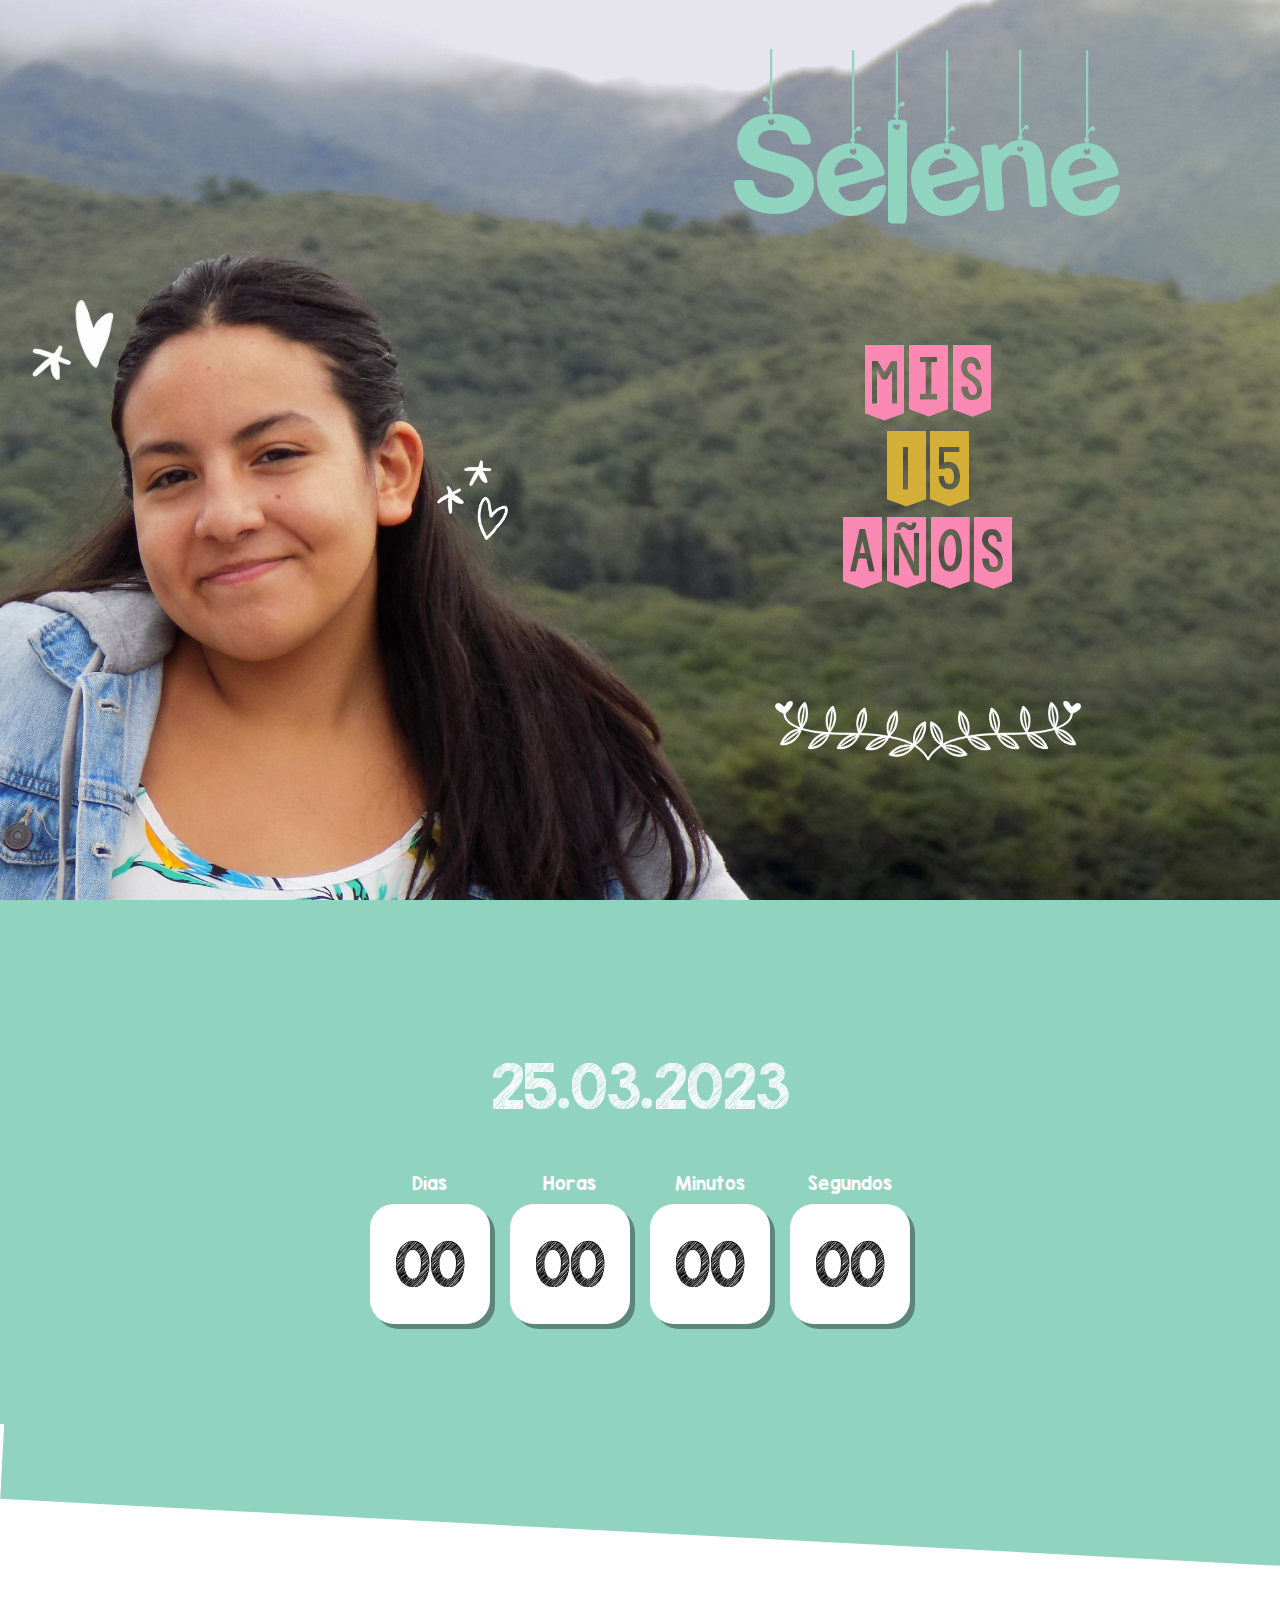
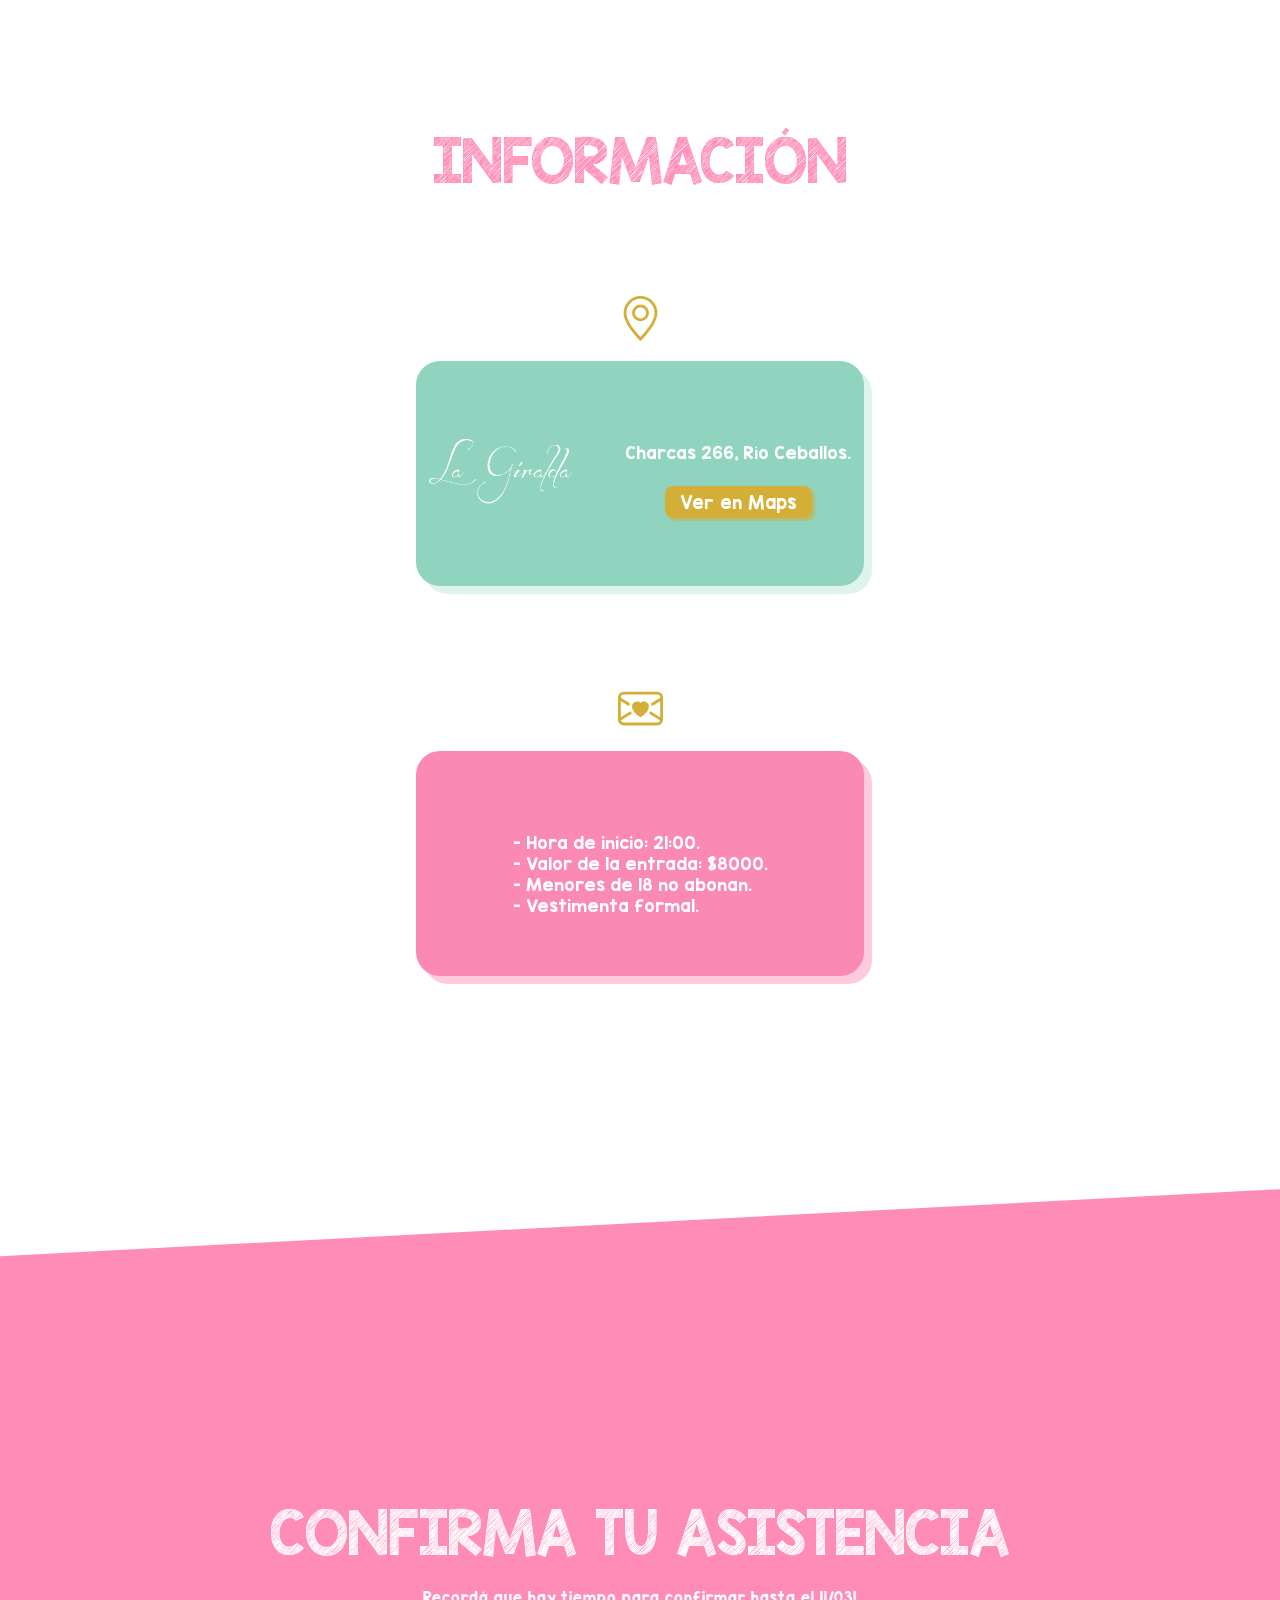
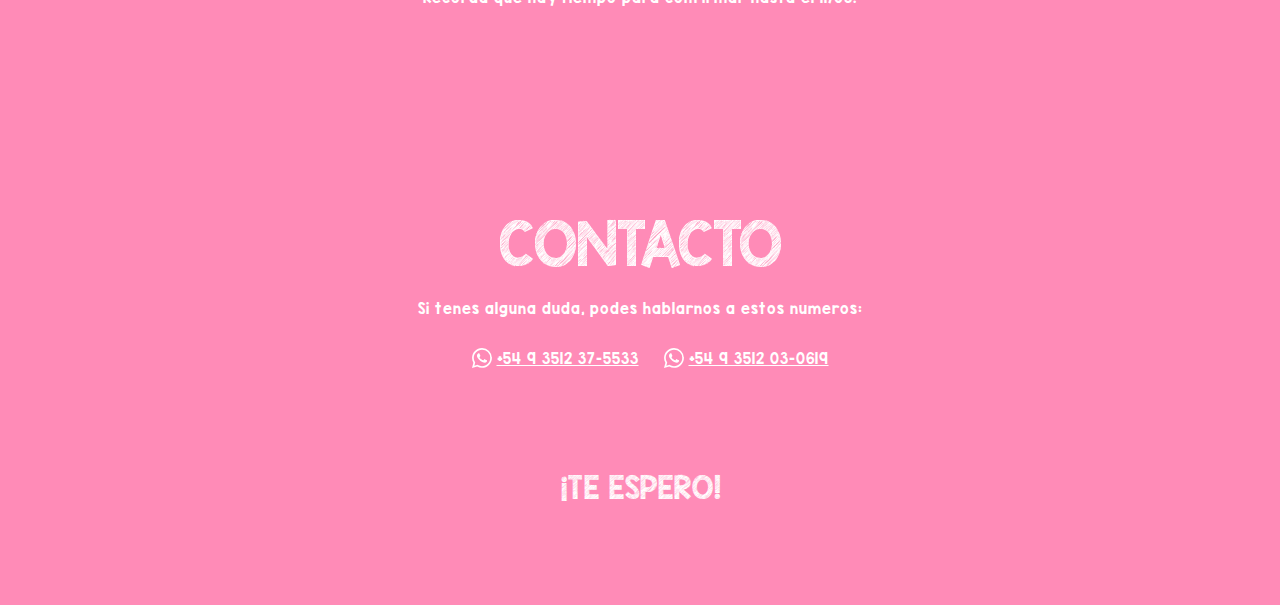
<file: index.html>
<!DOCTYPE html>
<html lang="en">

<head>
    <meta charset="UTF-8">
    <meta http-equiv="X-UA-Compatible" content="IE=edge">
    <meta name="viewport" content="width=device-width, initial-scale=1.0">
    <title>Mis 15 Sele</title>
    <link rel="stylesheet" href="./style.css">
    <link rel="stylesheet" href="https://cdnjs.cloudflare.com/ajax/libs/animate.css/4.1.1/animate.min.css" />
    <link rel="icon" href="./kisspng-birthday-cake-computer-icons-cinnamon-roll-food-cakes-vector-5ade5fd4ac82d1.3522440715245229647066.png">
</head>

<body>


    <div class="head">
        <div class="cont-width">
            <div class="cl-1">
                <img class="img1" src="./estrella 1.png" alt="">
                <img class="img2" src="./estrella 2.png" alt="">
            </div>
            <div class="cl-2">
                <h1 class="nameTitle">
                    Selene
                </h1>
                <img class="corona" height="20px" src="./s.png" alt="">
                <h2 class="misQuinc">
                    Mis <br><span> 15 </span><br> años
                </h2>
                <img class="alas" src="./alas.png" alt="">
            </div>
        </div>


    </div>

    <div id="counter" class="counter">
        <h1 class="date-bt">25.03.2023</h1>


        <div class="titles">
            <h4 class="label">Días</h4>
            <h4 class="label">Horas</h4>
            <h4 class="label">Minutos</h4>
            <h4 class="label">Segundos</h4>
        </div>
        <div class="timer">
          
        </div>
    </div>


    <div class="overflow-mobile">
    <div class="triangle-cian"></div>
    </div>
    <div class="ubication">
        <h1 class="title-ubi">INFORMACIÓN</h1>
        <svg xmlns="http://www.w3.org/2000/svg" width="45" height="45" fill="currentColor" class="bi bi-geo-alt" viewBox="0 0 16 16">
            <path d="M12.166 8.94c-.524 1.062-1.234 2.12-1.96 3.07A31.493 31.493 0 0 1 8 14.58a31.481 31.481 0 0 1-2.206-2.57c-.726-.95-1.436-2.008-1.96-3.07C3.304 7.867 3 6.862 3 6a5 5 0 0 1 10 0c0 .862-.305 1.867-.834 2.94zM8 16s6-5.686 6-10A6 6 0 0 0 2 6c0 4.314 6 10 6 10z"/>
            <path d="M8 8a2 2 0 1 1 0-4 2 2 0 0 1 0 4zm0 1a3 3 0 1 0 0-6 3 3 0 0 0 0 6z"/>
          </svg>
        <div class="box-tarjeta">
            <div class="card-top">
                <img class="icon-lagiralda" src="./lagiralda.png" alt="">
            </div>
            <div class="card-bottom">
                <div class="icon-text">
                    
                    <h4 class="ubi-text">Charcas 266, Río Ceballos.</h4>
                    
                  <br>  
                </div>

                <a class="maps" href="https://www.google.com/maps/dir//Charcas+266,+X5111+R%C3%ADo+Ceballos,+C%C3%B3rdoba/@-31.1573564,-64.3887655,12z/data=!4m8!4m7!1m0!1m5!1m1!1s0x943281c6a31fe055:0x90048e41b0ebfa25!2m2!1d-64.3187253!2d-31.1573754" >Ver en Maps</a>
            </div>
           
        </div>
        <svg xmlns="http://www.w3.org/2000/svg" width="45" height="45" fill="currentColor" class="bi bi-envelope-heart" viewBox="0 0 16 16">
            <path fill-rule="evenodd" d="M0 4a2 2 0 0 1 2-2h12a2 2 0 0 1 2 2v8a2 2 0 0 1-2 2H2a2 2 0 0 1-2-2V4Zm2-1a1 1 0 0 0-1 1v.217l3.235 1.94a2.76 2.76 0 0 0-.233 1.027L1 5.384v5.721l3.453-2.124c.146.277.329.556.55.835l-3.97 2.443A1 1 0 0 0 2 13h12a1 1 0 0 0 .966-.741l-3.968-2.442c.22-.28.403-.56.55-.836L15 11.105V5.383l-3.002 1.801a2.76 2.76 0 0 0-.233-1.026L15 4.217V4a1 1 0 0 0-1-1H2Zm6 2.993c1.664-1.711 5.825 1.283 0 5.132-5.825-3.85-1.664-6.843 0-5.132Z"/>
          </svg>

          <div class="box-tarjeta b2">
            
   

            <h3 class="info">
                <br>- Hora de inicio: 21:00.
                <br>- Valor de la entrada: $8000.
                <br>- Menores de 18 no abonan.
                <br>- Vestimenta formal.
                
            </h3>
          </div>
   
    </div>
    
    <div class="overflow-mobile">
        <div class="triangle-pink"></div>
    </div>
    <div class="confirm">
        <h1 class="title-confirma">CONFIRMA TU ASISTENCIA</h1>

        <h4 class="text-contac">Recordá que hay tiempo para confirmar hasta el 11/03!</h4>
        <div id="form">
            <input class="inputForm" type="text" name="" id="nombre" placeholder="Nombre/s completo/s">
            <select class="inputForm" id="option">
                <option value="voy">Si, voy</option>
                <option value="Novoy">No puedo.</option>

                
            </select>

            <button id="enviar" onclick="enviar()">Enviar!</button>

           <div id="link" class="noVisible"></div>
        </div>


        <h1 class="title-confirma">CONTACTO</h1>
        <h4 class="text-contac">Si tenes alguna duda, podes hablarnos a estos numeros:</h4>


        <div class="linkWsp">
            <svg xmlns="http://www.w3.org/2000/svg" width="20" height="20" fill="currentColor" class="bi bi-whatsapp" viewBox="0 0 16 16">
                <path d="M13.601 2.326A7.854 7.854 0 0 0 7.994 0C3.627 0 .068 3.558.064 7.926c0 1.399.366 2.76 1.057 3.965L0 16l4.204-1.102a7.933 7.933 0 0 0 3.79.965h.004c4.368 0 7.926-3.558 7.93-7.93A7.898 7.898 0 0 0 13.6 2.326zM7.994 14.521a6.573 6.573 0 0 1-3.356-.92l-.24-.144-2.494.654.666-2.433-.156-.251a6.56 6.56 0 0 1-1.007-3.505c0-3.626 2.957-6.584 6.591-6.584a6.56 6.56 0 0 1 4.66 1.931 6.557 6.557 0 0 1 1.928 4.66c-.004 3.639-2.961 6.592-6.592 6.592zm3.615-4.934c-.197-.099-1.17-.578-1.353-.646-.182-.065-.315-.099-.445.099-.133.197-.513.646-.627.775-.114.133-.232.148-.43.05-.197-.1-.836-.308-1.592-.985-.59-.525-.985-1.175-1.103-1.372-.114-.198-.011-.304.088-.403.087-.088.197-.232.296-.346.1-.114.133-.198.198-.33.065-.134.034-.248-.015-.347-.05-.099-.445-1.076-.612-1.47-.16-.389-.323-.335-.445-.34-.114-.007-.247-.007-.38-.007a.729.729 0 0 0-.529.247c-.182.198-.691.677-.691 1.654 0 .977.71 1.916.81 2.049.098.133 1.394 2.132 3.383 2.992.47.205.84.326 1.129.418.475.152.904.129 1.246.08.38-.058 1.171-.48 1.338-.943.164-.464.164-.86.114-.943-.049-.084-.182-.133-.38-.232z"/>
              </svg>
              <a  href="">+54 9 3512 37-5533</a>
              <svg xmlns="http://www.w3.org/2000/svg" width="20" height="20" fill="currentColor" class="bi bi-whatsapp" viewBox="0 0 16 16">
                <path d="M13.601 2.326A7.854 7.854 0 0 0 7.994 0C3.627 0 .068 3.558.064 7.926c0 1.399.366 2.76 1.057 3.965L0 16l4.204-1.102a7.933 7.933 0 0 0 3.79.965h.004c4.368 0 7.926-3.558 7.93-7.93A7.898 7.898 0 0 0 13.6 2.326zM7.994 14.521a6.573 6.573 0 0 1-3.356-.92l-.24-.144-2.494.654.666-2.433-.156-.251a6.56 6.56 0 0 1-1.007-3.505c0-3.626 2.957-6.584 6.591-6.584a6.56 6.56 0 0 1 4.66 1.931 6.557 6.557 0 0 1 1.928 4.66c-.004 3.639-2.961 6.592-6.592 6.592zm3.615-4.934c-.197-.099-1.17-.578-1.353-.646-.182-.065-.315-.099-.445.099-.133.197-.513.646-.627.775-.114.133-.232.148-.43.05-.197-.1-.836-.308-1.592-.985-.59-.525-.985-1.175-1.103-1.372-.114-.198-.011-.304.088-.403.087-.088.197-.232.296-.346.1-.114.133-.198.198-.33.065-.134.034-.248-.015-.347-.05-.099-.445-1.076-.612-1.47-.16-.389-.323-.335-.445-.34-.114-.007-.247-.007-.38-.007a.729.729 0 0 0-.529.247c-.182.198-.691.677-.691 1.654 0 .977.71 1.916.81 2.049.098.133 1.394 2.132 3.383 2.992.47.205.84.326 1.129.418.475.152.904.129 1.246.08.38-.058 1.171-.48 1.338-.943.164-.464.164-.86.114-.943-.049-.084-.182-.133-.38-.232z"/>
              </svg><a href="">+54 9 3512 03-0619</a> 
        </div>


       <!-- <div class="linkWsp">  </div>   <a class="linkWsp" href="">-->

        <h2 class="text-fin">¡TE ESPERO!</h2>
    </div>


    <script src="./res/simplyCountdown.js-develop/simplyCountdown.js-develop/dist/simplyCountdown.min.js"></script>
    <script src="./index.js"></script>
</body>

</html>
</file>
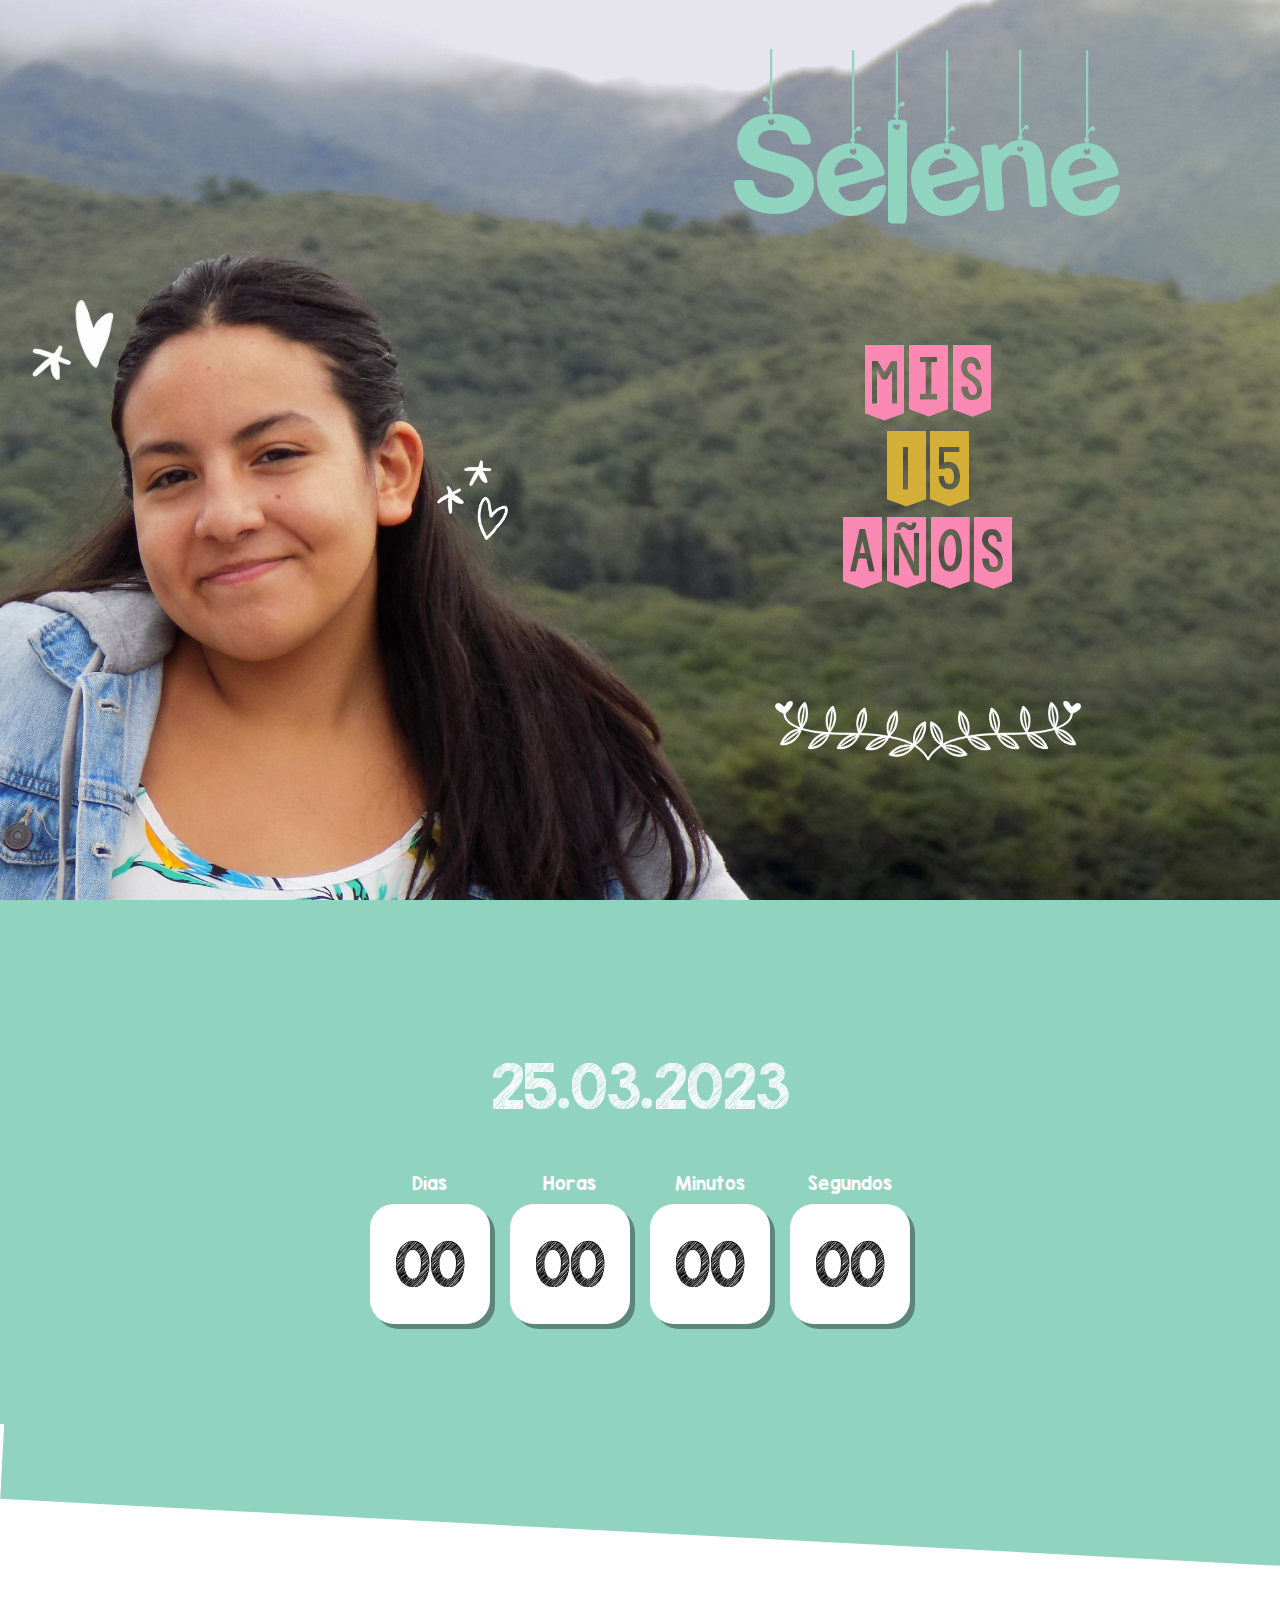
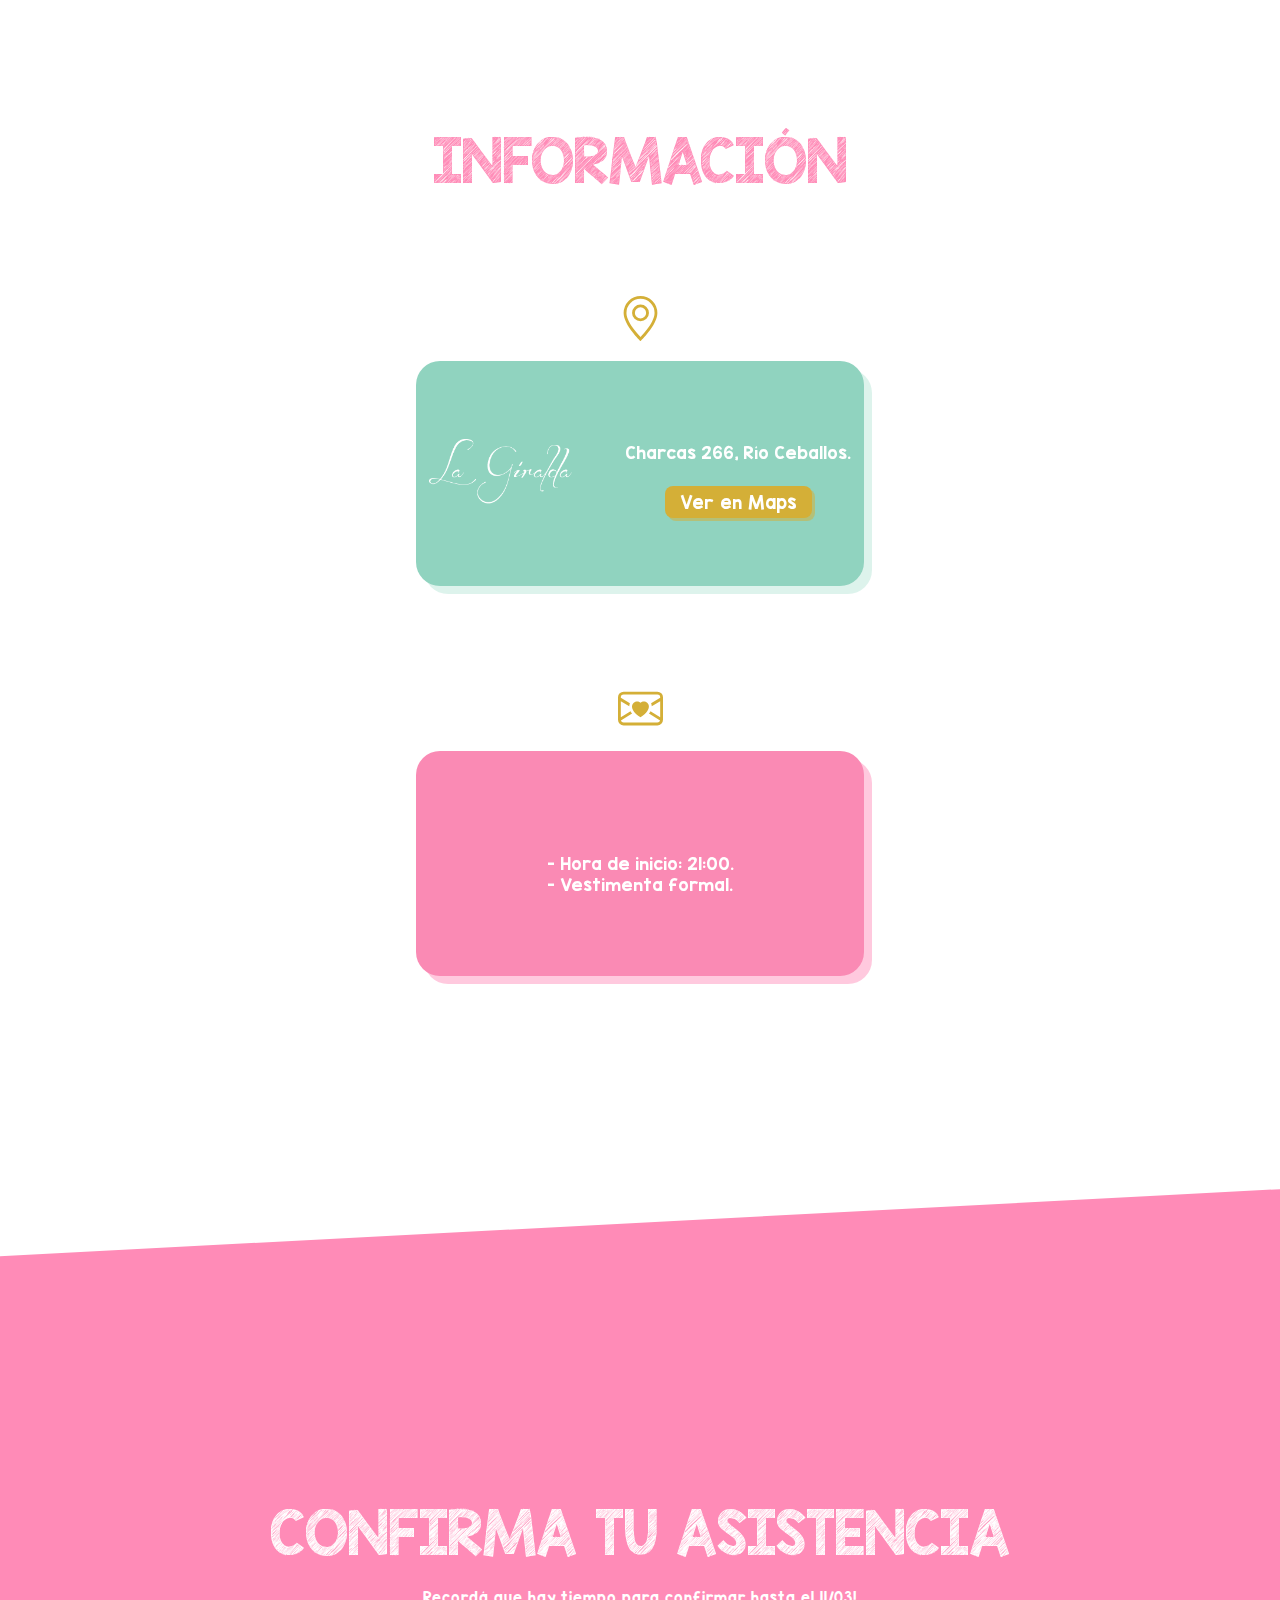
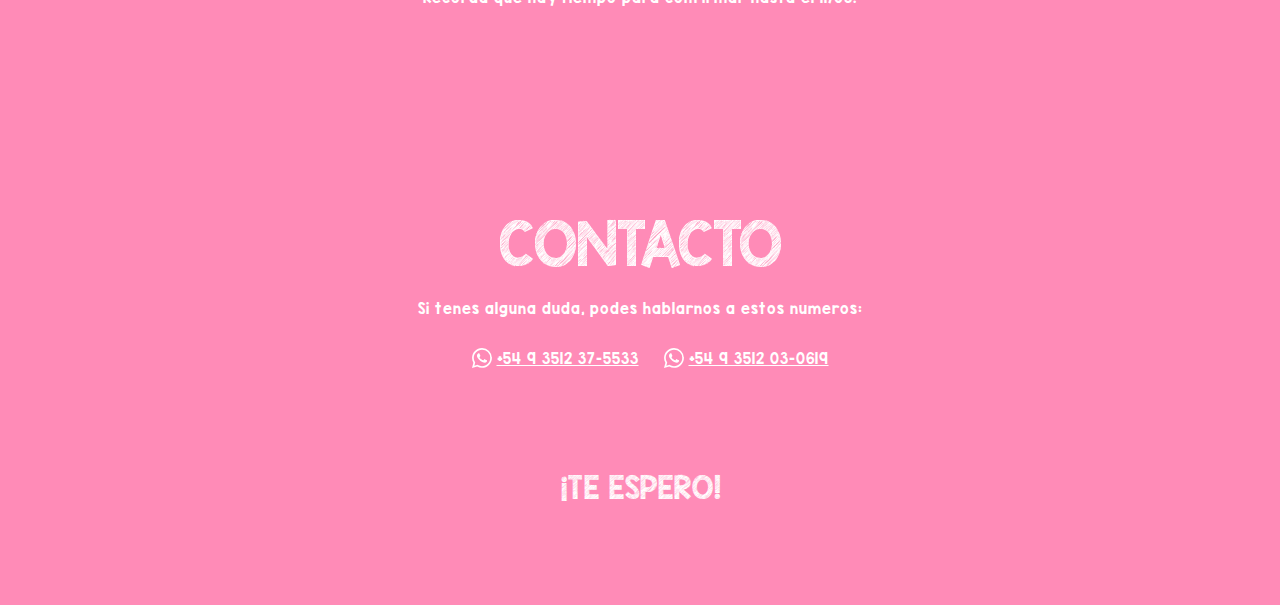
<file: amigos.html>
<!DOCTYPE html>
<html lang="en">

<head>
    <meta charset="UTF-8">
    <meta http-equiv="X-UA-Compatible" content="IE=edge">
    <meta name="viewport" content="width=device-width, initial-scale=1.0">
    <title>Mis 15 Sele</title>
    <link rel="stylesheet" href="./style.css">
    <link rel="stylesheet" href="https://cdnjs.cloudflare.com/ajax/libs/animate.css/4.1.1/animate.min.css" />
    <link rel="icon" href="./kisspng-birthday-cake-computer-icons-cinnamon-roll-food-cakes-vector-5ade5fd4ac82d1.3522440715245229647066.png">
</head>

<body>


    <div class="head">
        <div class="cont-width">
            <div class="cl-1">
                <img class="img1" src="./estrella 1.png" alt="">
                <img class="img2" src="./estrella 2.png" alt="">
            </div>
            <div class="cl-2">
                <h1 class="nameTitle">
                    Selene
                </h1>
                <img class="corona" height="20px" src="./s.png" alt="">
                <h2 class="misQuinc">
                    Mis <br><span> 15 </span><br> años
                </h2>
                <img class="alas" src="./alas.png" alt="">
            </div>
        </div>


    </div>

    <div id="counter" class="counter">
        <h1 class="date-bt">25.03.2023</h1>


        <div class="titles">
            <h4 class="label">Días</h4>
            <h4 class="label">Horas</h4>
            <h4 class="label">Minutos</h4>
            <h4 class="label">Segundos</h4>
        </div>
        <div class="timer">
          
        </div>
    </div>


    <div class="overflow-mobile">
    <div class="triangle-cian"></div>
    </div>
    <div class="ubication">
        <h1 class="title-ubi">INFORMACIÓN</h1>
        <svg xmlns="http://www.w3.org/2000/svg" width="45" height="45" fill="currentColor" class="bi bi-geo-alt" viewBox="0 0 16 16">
            <path d="M12.166 8.94c-.524 1.062-1.234 2.12-1.96 3.07A31.493 31.493 0 0 1 8 14.58a31.481 31.481 0 0 1-2.206-2.57c-.726-.95-1.436-2.008-1.96-3.07C3.304 7.867 3 6.862 3 6a5 5 0 0 1 10 0c0 .862-.305 1.867-.834 2.94zM8 16s6-5.686 6-10A6 6 0 0 0 2 6c0 4.314 6 10 6 10z"/>
            <path d="M8 8a2 2 0 1 1 0-4 2 2 0 0 1 0 4zm0 1a3 3 0 1 0 0-6 3 3 0 0 0 0 6z"/>
          </svg>
        <div class="box-tarjeta">
            <div class="card-top">
                <img class="icon-lagiralda" src="./lagiralda.png" alt="">
            </div>
            <div class="card-bottom">
                <div class="icon-text">
                    
                    <h4 class="ubi-text">Charcas 266, Río Ceballos.</h4>
                    
                  <br>  
                </div>

                <a class="maps" href="https://www.google.com/maps/dir//Charcas+266,+X5111+R%C3%ADo+Ceballos,+C%C3%B3rdoba/@-31.1573564,-64.3887655,12z/data=!4m8!4m7!1m0!1m5!1m1!1s0x943281c6a31fe055:0x90048e41b0ebfa25!2m2!1d-64.3187253!2d-31.1573754" >Ver en Maps</a>
            </div>
           
        </div>
        <svg xmlns="http://www.w3.org/2000/svg" width="45" height="45" fill="currentColor" class="bi bi-envelope-heart" viewBox="0 0 16 16">
            <path fill-rule="evenodd" d="M0 4a2 2 0 0 1 2-2h12a2 2 0 0 1 2 2v8a2 2 0 0 1-2 2H2a2 2 0 0 1-2-2V4Zm2-1a1 1 0 0 0-1 1v.217l3.235 1.94a2.76 2.76 0 0 0-.233 1.027L1 5.384v5.721l3.453-2.124c.146.277.329.556.55.835l-3.97 2.443A1 1 0 0 0 2 13h12a1 1 0 0 0 .966-.741l-3.968-2.442c.22-.28.403-.56.55-.836L15 11.105V5.383l-3.002 1.801a2.76 2.76 0 0 0-.233-1.026L15 4.217V4a1 1 0 0 0-1-1H2Zm6 2.993c1.664-1.711 5.825 1.283 0 5.132-5.825-3.85-1.664-6.843 0-5.132Z"/>
          </svg>

          <div class="box-tarjeta b2">
            
            <h3 class="info">
                <br>- Hora de inicio: 21:00.
                <!-- <br>- Valor de la entrada: $8000. -->
                <!-- <br>- Menores de 18 no abonan. -->
                <br>- Vestimenta formal.
                
            </h3>
          </div>
   
    </div>
    
    <div class="overflow-mobile">
        <div class="triangle-pink"></div>
    </div>
    <div class="confirm">
        <h1 class="title-confirma">CONFIRMA TU ASISTENCIA</h1>

        <h4 class="text-contac">Recordá que hay tiempo para confirmar hasta el 11/03!</h4>
        <div id="form">
            <input class="inputForm" type="text" name="" id="nombre" placeholder="Nombre/s completo/s">
            <select class="inputForm" id="option">
                <option value="voy">Si, voy</option>
                <option value="Novoy">No puedo.</option>

                
            </select>

            <button id="enviar" onclick="enviar()">Enviar!</button>

           <div id="link" class="noVisible"></div>
        </div>


        <h1 class="title-confirma">CONTACTO</h1>
        <h4 class="text-contac">Si tenes alguna duda, podes hablarnos a estos numeros:</h4>


        <div class="linkWsp">
            <svg xmlns="http://www.w3.org/2000/svg" width="20" height="20" fill="currentColor" class="bi bi-whatsapp" viewBox="0 0 16 16">
                <path d="M13.601 2.326A7.854 7.854 0 0 0 7.994 0C3.627 0 .068 3.558.064 7.926c0 1.399.366 2.76 1.057 3.965L0 16l4.204-1.102a7.933 7.933 0 0 0 3.79.965h.004c4.368 0 7.926-3.558 7.93-7.93A7.898 7.898 0 0 0 13.6 2.326zM7.994 14.521a6.573 6.573 0 0 1-3.356-.92l-.24-.144-2.494.654.666-2.433-.156-.251a6.56 6.56 0 0 1-1.007-3.505c0-3.626 2.957-6.584 6.591-6.584a6.56 6.56 0 0 1 4.66 1.931 6.557 6.557 0 0 1 1.928 4.66c-.004 3.639-2.961 6.592-6.592 6.592zm3.615-4.934c-.197-.099-1.17-.578-1.353-.646-.182-.065-.315-.099-.445.099-.133.197-.513.646-.627.775-.114.133-.232.148-.43.05-.197-.1-.836-.308-1.592-.985-.59-.525-.985-1.175-1.103-1.372-.114-.198-.011-.304.088-.403.087-.088.197-.232.296-.346.1-.114.133-.198.198-.33.065-.134.034-.248-.015-.347-.05-.099-.445-1.076-.612-1.47-.16-.389-.323-.335-.445-.34-.114-.007-.247-.007-.38-.007a.729.729 0 0 0-.529.247c-.182.198-.691.677-.691 1.654 0 .977.71 1.916.81 2.049.098.133 1.394 2.132 3.383 2.992.47.205.84.326 1.129.418.475.152.904.129 1.246.08.38-.058 1.171-.48 1.338-.943.164-.464.164-.86.114-.943-.049-.084-.182-.133-.38-.232z"/>
              </svg>
              <a  href="">+54 9 3512 37-5533</a>
              <svg xmlns="http://www.w3.org/2000/svg" width="20" height="20" fill="currentColor" class="bi bi-whatsapp" viewBox="0 0 16 16">
                <path d="M13.601 2.326A7.854 7.854 0 0 0 7.994 0C3.627 0 .068 3.558.064 7.926c0 1.399.366 2.76 1.057 3.965L0 16l4.204-1.102a7.933 7.933 0 0 0 3.79.965h.004c4.368 0 7.926-3.558 7.93-7.93A7.898 7.898 0 0 0 13.6 2.326zM7.994 14.521a6.573 6.573 0 0 1-3.356-.92l-.24-.144-2.494.654.666-2.433-.156-.251a6.56 6.56 0 0 1-1.007-3.505c0-3.626 2.957-6.584 6.591-6.584a6.56 6.56 0 0 1 4.66 1.931 6.557 6.557 0 0 1 1.928 4.66c-.004 3.639-2.961 6.592-6.592 6.592zm3.615-4.934c-.197-.099-1.17-.578-1.353-.646-.182-.065-.315-.099-.445.099-.133.197-.513.646-.627.775-.114.133-.232.148-.43.05-.197-.1-.836-.308-1.592-.985-.59-.525-.985-1.175-1.103-1.372-.114-.198-.011-.304.088-.403.087-.088.197-.232.296-.346.1-.114.133-.198.198-.33.065-.134.034-.248-.015-.347-.05-.099-.445-1.076-.612-1.47-.16-.389-.323-.335-.445-.34-.114-.007-.247-.007-.38-.007a.729.729 0 0 0-.529.247c-.182.198-.691.677-.691 1.654 0 .977.71 1.916.81 2.049.098.133 1.394 2.132 3.383 2.992.47.205.84.326 1.129.418.475.152.904.129 1.246.08.38-.058 1.171-.48 1.338-.943.164-.464.164-.86.114-.943-.049-.084-.182-.133-.38-.232z"/>
              </svg><a href="">+54 9 3512 03-0619</a> 
        </div>


       <!-- <div class="linkWsp">  </div>   <a class="linkWsp" href="">-->

        <h2 class="text-fin">¡TE ESPERO!</h2>
    </div>


    <script src="./res/simplyCountdown.js-develop/simplyCountdown.js-develop/dist/simplyCountdown.min.js"></script>
    <script src="./index.js"></script>
</body>

</html>
</file>
<file: style.css>
*{
    margin: 0;
    padding: 0;
    box-sizing: 0;
}

body{
    overflow-x: hidden;
}

@font-face {
    font-family: cards;
    src: url(./font/kg_chasing_cars/KGChasingCars.ttf);
}

@font-face {
    font-family: floatTxt;
    src: url(./font/hanging_letters/Hanged\ Letters.ttf);
}

@font-face {
    font-family: kgSketch;
    src: url(./font/kg_blank_space/KGBlankSpaceSketch.ttf);
}

@font-face {
    font-family: kgSpace;
    src: url(./font/kg_blank_space/KGBlankSpaceSolid.ttf);
}

@font-face {
    font-family: futura;
    src: url(./font/futura/Futura\ Book\ font.ttf);
}
.nameTitle{
    font-family: floatTxt;
    color: #90d3bf;
    text-align: center;
    font-size: 12vw;
    letter-spacing: 0px;
    font-weight: 100;
    animation: fadeUp 700ms ease-in-out;
}


@keyframes fadeUp {
    from{
        opacity: 0;
        transform: translateY(-25px);
    }
}

.misQuinc{
    font-family: cards;
    color: #fa8ab4 ;
    font-size: 7vw;
    margin-bottom: 30px;
    text-align: center;
    letter-spacing: 1px;
    font-weight: 100;
    animation: fade 2s ease;
}

.misQuinc span{
    color: #d4af37;
}


@keyframes fade {
    from{
        opacity: 0;
    }
}

.head{
    background-image: url(./DSCN0046.JPG);
    height: 100vh;
    display: flex;
    justify-content: space-between;
    padding: 0;
    background-size: cover;
    background-position: center;
    width: 100%;
    background-attachment: fixed;
}

.cont-width{
    width: 100%;
    display: flex;
    justify-content: center;
}

.cl-1{
    width: 45vw;
    height: 100vh;
    display: flex;
    justify-content: space-between ;
    align-items: center;
}

.cl-2{
    width: 50vw;
    height: 100vh;
    display: flex;
    flex-direction: column;
    justify-content: space-evenly;
    align-items: center;
}

.img1{
    height: 80px;
    margin-top: -220px;
    animation: fade 1200ms ease;
}

.img2{
    height: 80px;
    margin-right: 100px;
    margin-top: 100px;
    animation: fade 1200ms ease;
}

.alas{
    height: 60px;
    margin-bottom: 60px;
    animation: fade 1200ms ease;
}



.counter{
    height: auto;
    padding-top: 150px;
    padding-bottom: 100px;
    display: flex;
    flex-direction: column;
    justify-content: center;
    align-items: center;
    background-color: #90d3bf;
    z-index: 2;
}

.timer{
    display: flex;
    flex-direction: row;
    align-items: center;
    justify-content: center;
    gap: 20px;
}

.simply-section{
    height: 120px;
    width: 120px;
    background-color: white;
    font-family: kgSketch;
    font-weight: 100;
    display: flex;
    justify-content: center;
    align-items: center;
    color: black;
    font-size: 50px;
    z-index: 2;
    border-radius: 24px;
    filter: drop-shadow(5px 5px rgba(0, 0, 0, 0.363));
}

.titles{
    display: flex;
    flex-direction: row;
    justify-content: center;
    align-items: center;
    gap: 20px;
    margin-top: 50px;
    margin-bottom: 10px;
}

.label{
    width: 120px;
    display: flex;
    justify-content: center;
    color: white;
    font-family: kgSpace;
    font-weight: 100;
}

.date-bt{
    color: white;
    font-family: kgSketch;
    font-weight: 100;
    font-size: 4vw;
}

.triangle-cian{
    height: 200px;
    width: 120%;
    background-color: #90d3bf;
    transform: rotate(3deg) translateY(-85px);
    overflow: hidden;
    z-index: 0;
}



.ubication{
    padding-top: 100px;
    margin-bottom: 120px;
    background-color: transparent;
    display: flex;
    flex-direction: column;
    justify-content: center;
    align-items: center;
    z-index: 1 !important;
    background-color: rgb(255, 255, 255);
}

.triangle-pink{
    height: 200px;
    width: 120%;
    background-color: #ff8bb7;
    transform: rotate(-3deg) translateY(120px) translateX(-20px);
    overflow: hidden;
    z-index: 5 !important;
}

.title-ubi{
    color: #ff8bb7;
    font-family: kgSketch;
    font-size: 4vw;
    font-weight: 100;
}

.info{
    font-family: kgSpace;
    font-weight: 100;
    font-size: 1.2vw;
    color: #ffffff;
    text-align: left;
}

.noVisible{
    opacity: 0;
}


.title-confirma{
    color: white;
    font-family: kgSketch;
    font-size: 4vw;
    font-weight: 100;
    text-align: center;
    padding-top: 200px;
}

.ubi-text{
    font-family: kgSpace;
    color:#ffffff;
    font-weight: 100;
    width: 100%;
    font-size: 1.2vw;
    line-height: 35px;
    margin-bottom: 3px;
}


.maps{
    background-color: #d4af37;
    color: rgb(255, 255, 255);
    font-family: kgSpace;
    font-weight: 100;
    padding: 5px;
    padding-left: 15px;
    padding-right: 15px;
    border-radius: 8px;
    text-decoration: none;
    filter: drop-shadow(3px 3px #d4af3785);
    transition: 300ms;
}


.overflow-mobile{
    overflow: hidden;
}


.confirm{
    height: auto;
    background-color: #ff8bb7;
}

.icon-lagiralda{
    height: 6vw;
}

#form{
    display: flex;
    justify-content: center;
    align-items: center;
    flex-direction: column;
    gap: 20px;
    margin-top: 50px;
}

.inputForm{
    background-color: white;
    border: 3px solid #edd78f;
    width: 15vw;
    height: 5vh;
    border-radius: 15px;
    padding-left: 10px;
    font-family: kgSpace;
   
}

.inputForm::placeholder{
    color: rgb(102, 102, 102);
}
 #option{
    width: 15vw;
    height: 6vh;
    padding-left: 10px;
}

#enviar{
    width: 6vw;
    border-radius: 20px;
    height: 4vh;
    cursor: pointer;
    font-family: kgSpace;
    border: 0px;
    background-color: #edd78f;
}

.box-tarjeta{
    height: 25vh; 
    width: 35vw;
    display: flex;
    justify-content: space-around;
    text-align: center;
    align-items: center;
    flex-direction: row;
    gap: 20px;
    background-color: #90d3bf;
    border-radius: 24px;
    filter: drop-shadow(8px 8px #6acaad3a);
}

svg{
    margin-top: 100px;
    margin-bottom: 20px;
    fill: #d4af37;
}

.text-contac{
    font-family: kgSpace;
    font-size: 1vw;
    font-weight: 100;
    color: white;
    text-decoration: none;
    text-align: center;
    margin-top: 20px;
}

.linkWsp svg{
    fill: white;
    margin: 0;
    margin-left: 20px;
}

.linkWsp{
    text-decoration: none;
    text-align: center;
    display: flex;
    flex-direction: row;
    width: 100%;
    justify-content: center;
    align-items: center;
    height: 20px;
    gap: 5px;
    margin-top: 30px;
}

.linkWsp a{
    font-size: 1vw;
    font-family: kgSpace;
    color: white;
    font-weight: 100;
}

.text-fin{
    font-size: 2vw;
    font-family: kgSketch;
    color: white;
    font-weight: 100;
    text-align: center;
    margin-top: 100px;
    padding-bottom: 100px;
}

.corona{
    display: none;
}

.b2{
    background-color: #fa8ab4;
    filter: drop-shadow(8px 8px #ff25793f);
}

@media (max-width:1000px) {

    .corona{
        display: block;
        height: 20px;
        margin-top: -20px;
        margin-bottom: -40px;
        transform: translateX(-4vw);
    }

    .misQuinc br{
        display: none;
    }

  
    .nameTitle{
        font-family: floatTxt;
        color: #90d3bf;
        text-align: center;
        font-size:28vw;
    }
    
    .misQuinc{
        font-family: cards;
        color: #fa8ab4 ;
        font-size: 15vw;
    }

    .head{
        background-image: url(./Mesa\ de\ trabajo\ 1.png);
        height: 92vh;
        display: flex;
        justify-content: space-between;
        align-items: flex-start;
        padding: 0;
        background-size: cover;
        background-position: top;
        width: 100%;
        background-attachment: scroll;
    }
    
    .cl-1, .img1, .img2, .alas{
        display: none;
    }


    .cl-2{
        width: 100%;
        height: 90vh;
        gap: 40px;
        display: flex;
        flex-direction: column;
        justify-content: flex-start;
        align-items: center;
    }

    .simply-section{
        height: 65px;
        width: 65px;
        background-color: white;
        font-family: kgSketch;
        font-weight: 100;
        display: flex;
        justify-content: center;
        align-items: center;
        color: black;
        font-size: 25px;
        z-index: 2;
        border-radius: 12px;
        filter: drop-shadow(5px 5px rgba(0, 0, 0, 0.363));
    }
    
    .label{
        width: 65px;
        display: flex;
        font-size: 3vw;
        justify-content: center;
        color: white;
        font-family: kgSpace;
        font-weight: 100;
    }


    .triangle-cian{
        height: 100px;
        width: 110%;
        background-color: #90d3bf;
        transform: rotate(3deg) translateY(-85px) translateX(-20px);
        overflow-x: hidden !important;
        z-index: 0;
    }
 
   

    .overflow-mobile{
        overflow: hidden;
    }

    .counter{
        height: auto;
        padding-top: 80px;
    }

    .date-bt{font-size: 10vw;}

    .ubication{
        padding-top: 30px;
        padding-bottom: 45px;
        margin-bottom: 80px;
    }

    .title-ubi{
        font-size: 10vw;
    }


    .icon-lagiralda{
        height: 25vw;
    }

    .ubi-text{
        font-family: kgSpace;
        font-weight: 100;
        font-size: 5vw;
        width: 100%;
    }

    .maps{
        font-size: 4vw;
    }

    .triangle-pink{
        height: 100px;
        width: 150%;
        background-color: #ff8bb7;
        transform: rotate(-3deg) translateY(20px) translateX(-20px);
        overflow: hidden;
        z-index: 5 !important;
    }

    .info{
        text-align: left;
        font-size: 5vw;
        color: #ffffff;
        line-height: 30px;
    }


    .box-tarjeta{
        height: 90vw;
        width: 90vw;
        display: flex;
        justify-content: center;
        text-align: center;
        align-items: center;
        flex-direction: column;
        gap: 30px;
        border-radius: 24px;
    }
    .title-confirma{
        font-size: 10vw;
        padding-top: 70px;
    }

    .inputForm{
        width: 65vw;
        height: 45px;
    }

    #option{
        height: 45px;
        width: 65vw;
    }
    #enviar{
        width: 25vw;
        height: 45px;
    }

    .text-fin{
        font-size: 7vw;
    }

    .text-contac{
        font-size: 4vw;
        padding: 20px;
    }

    .linkWsp a{
        font-size: 3vw;
    }
}
</file>
